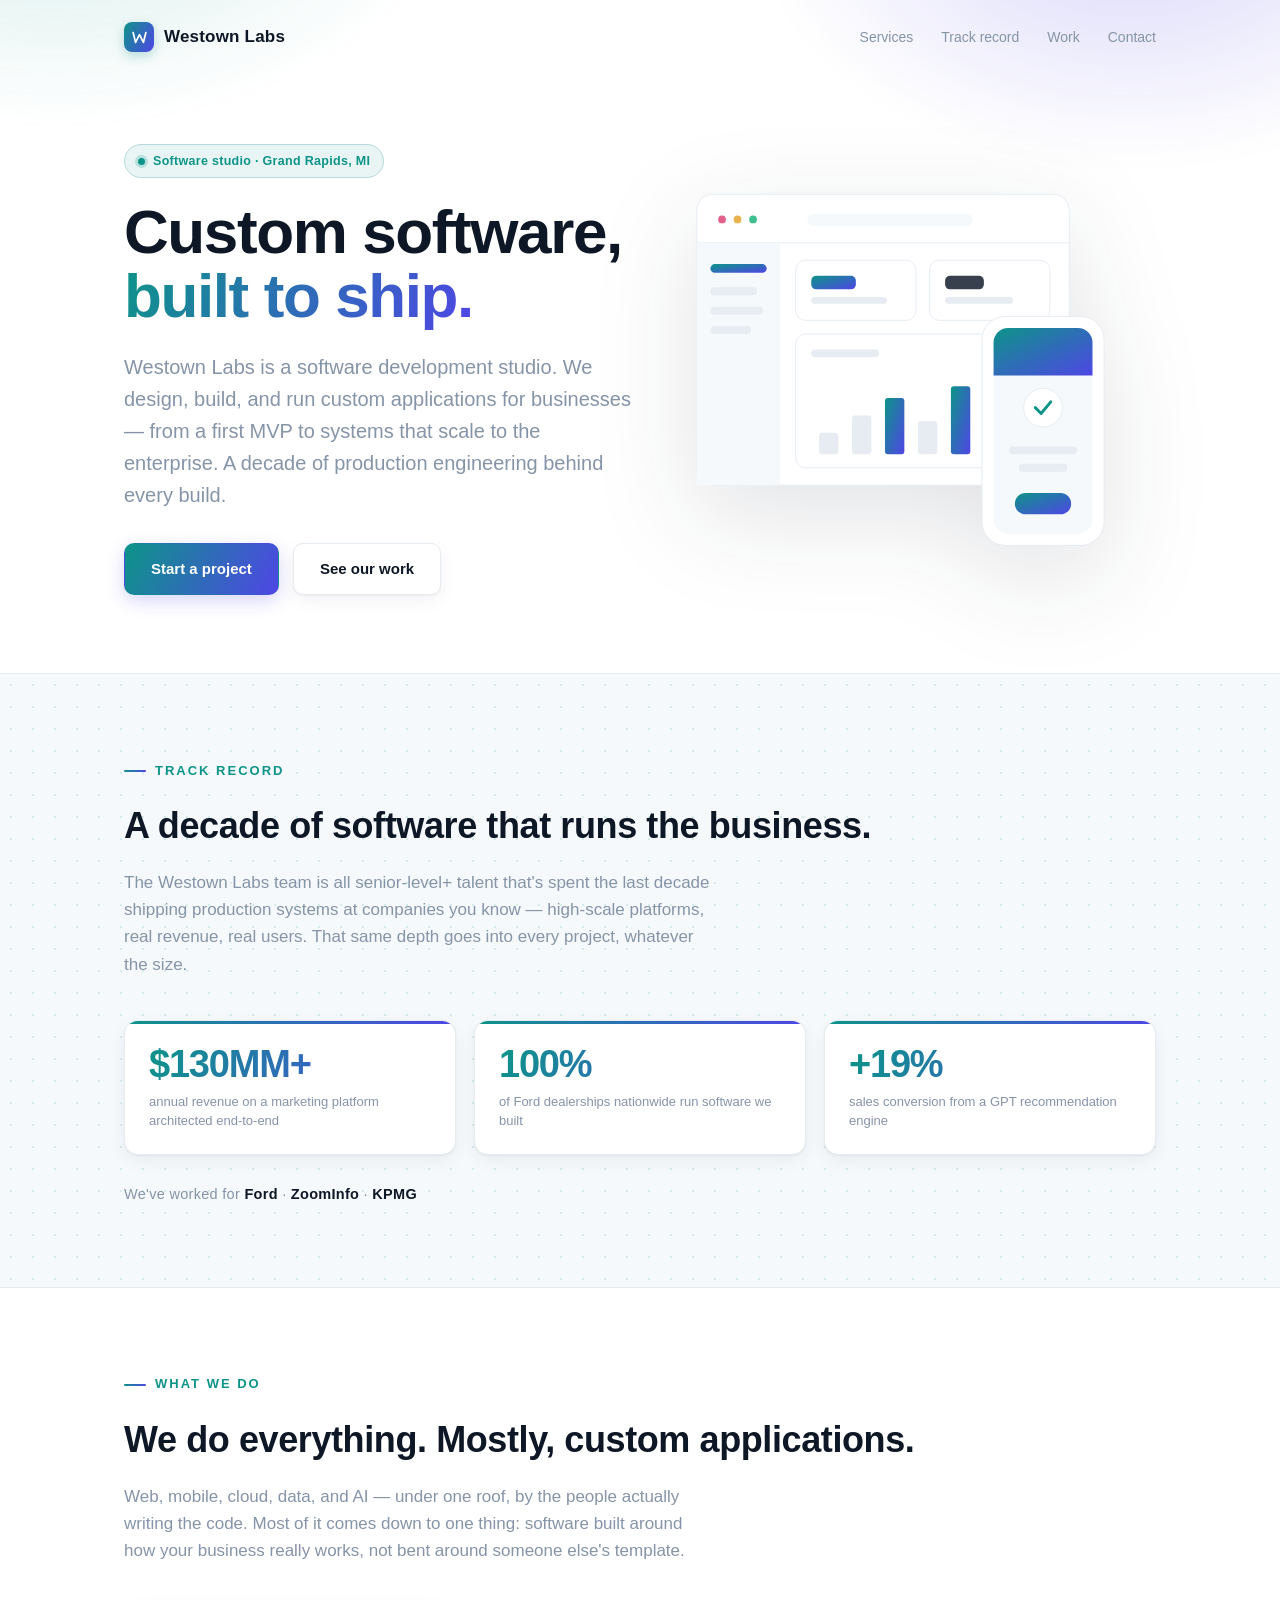
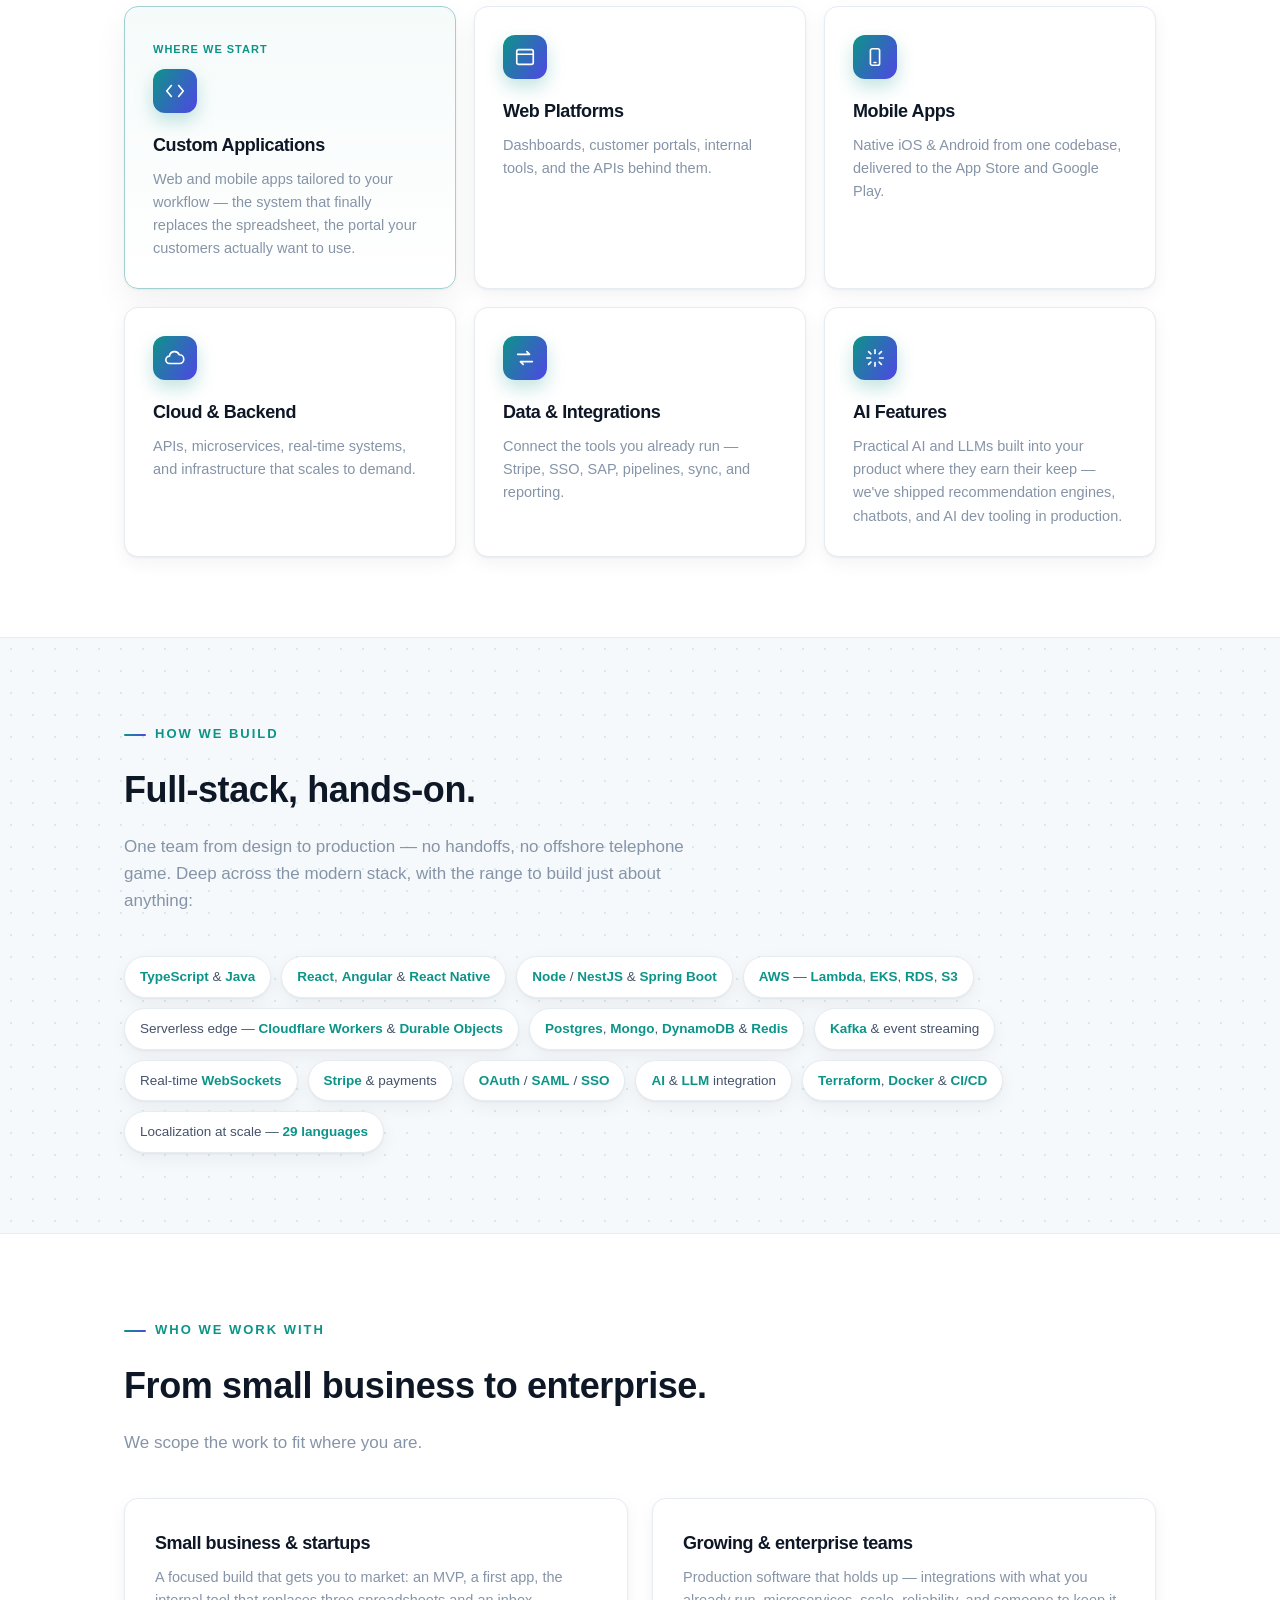
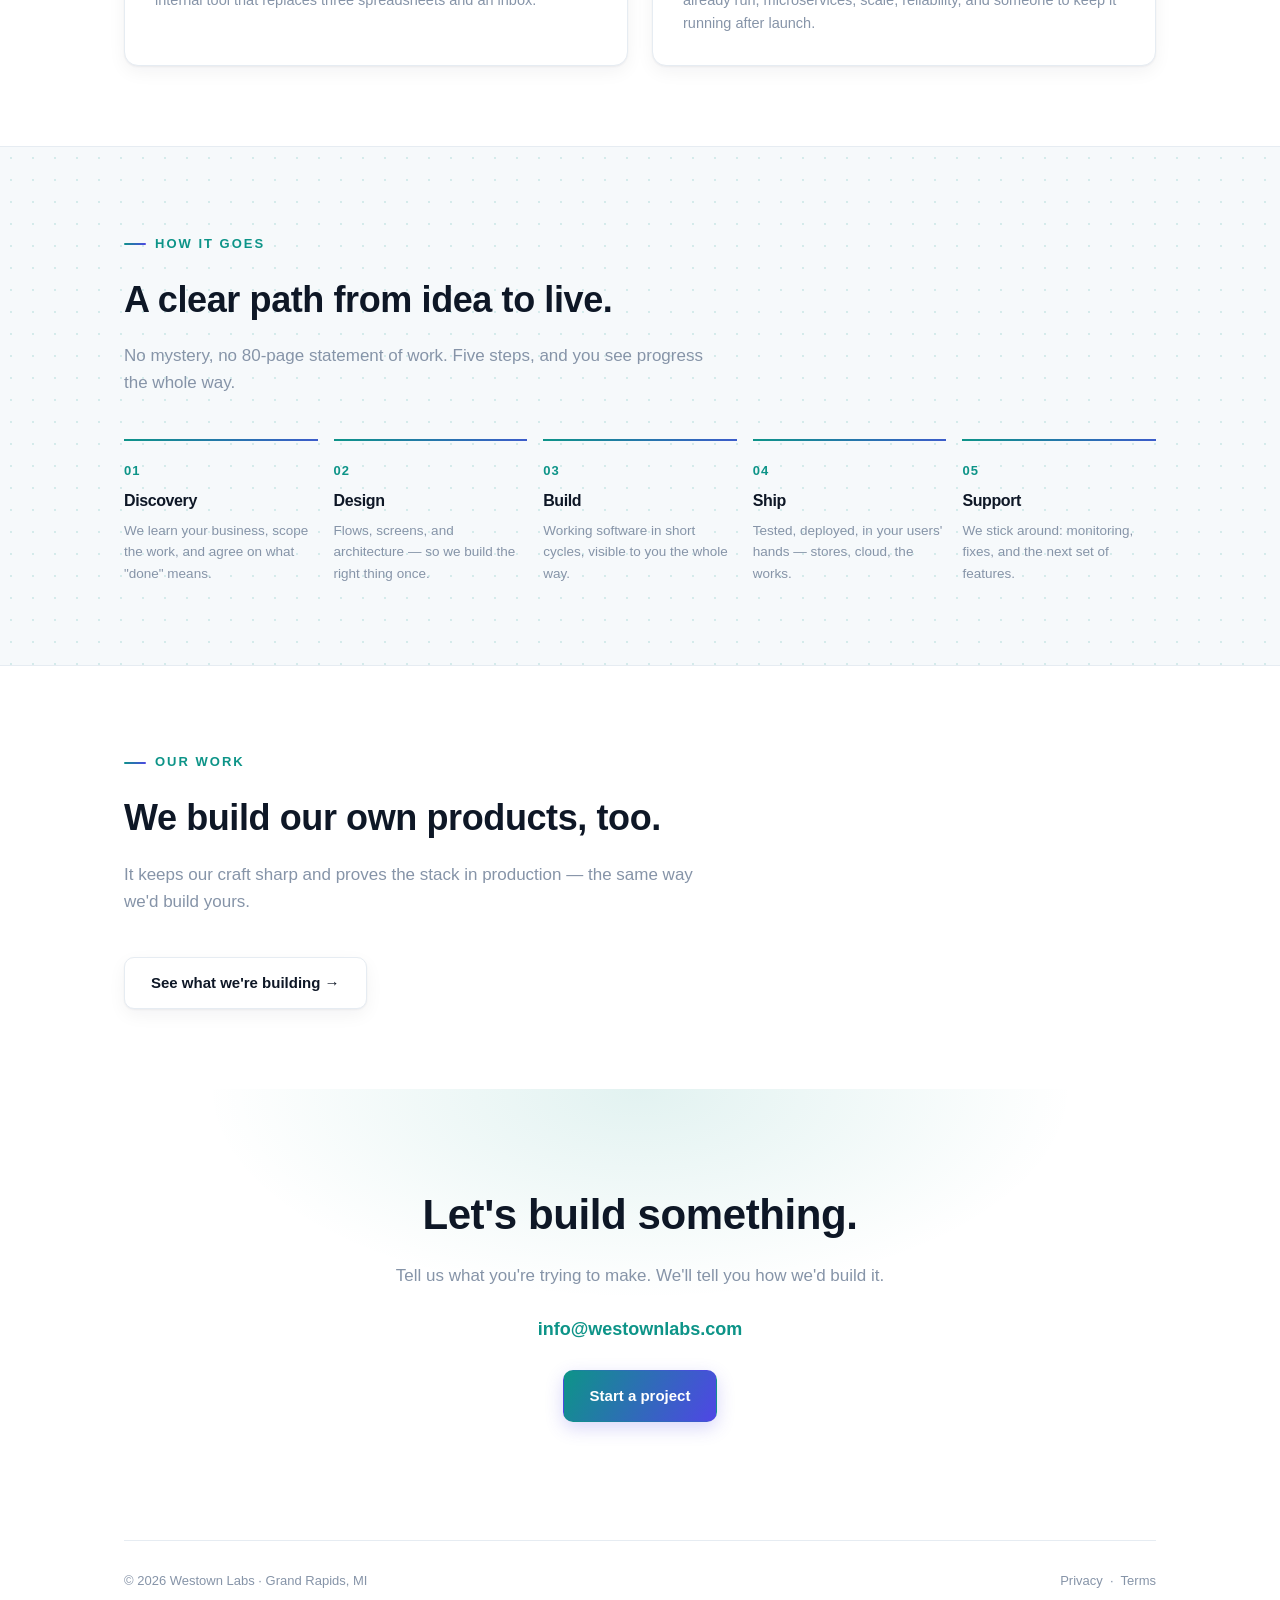
<file: index.html>
<!DOCTYPE html>
<html lang="en">
<head>
  <meta charset="UTF-8">
  <meta name="viewport" content="width=device-width, initial-scale=1.0">
  <title>Westown Labs — Custom Software Studio</title>
  <meta name="description" content="Westown Labs is a software development studio. We design, build, and run custom web and mobile applications for businesses — from small business to enterprise. A decade of production engineering behind every build.">
  <link rel="canonical" href="https://westownlabs.com">
  <link rel="stylesheet" href="styles.css">
</head>
<body>

<header class="hero">
  <div class="aurora" aria-hidden="true"></div>
  <div class="wrap">
    <nav class="site">
      <span class="logo">
        <span class="mark" aria-hidden="true">
          <svg viewBox="0 0 24 24" fill="none" stroke="#fff" stroke-width="2.4" stroke-linecap="round" stroke-linejoin="round"><path d="M3 5l3.5 14L12 8l5.5 11L21 5"/></svg>
        </span>
        Westown Labs
      </span>
      <div class="links">
        <a href="#services">Services</a>
        <a href="#track-record">Track record</a>
        <a href="work.html">Work</a>
        <a href="#contact">Contact</a>
      </div>
    </nav>

    <div class="hero-inner">
      <div class="hero-copy">
        <span class="badge">Software studio · Grand Rapids, MI</span>
        <h1>Custom software, <span class="grad">built to ship.</span></h1>
        <p>Westown Labs is a software development studio. We design, build, and run custom
           applications for businesses — from a first MVP to systems that scale to the enterprise.
           A decade of production engineering behind every build.</p>
        <div class="cta-row">
          <a class="btn" href="mailto:info@westownlabs.com">Start a project</a>
          <a class="btn ghost" href="work.html">See our work</a>
        </div>
      </div>

      <div class="hero-visual" aria-hidden="true">
        <svg viewBox="0 0 480 410" xmlns="http://www.w3.org/2000/svg" role="img" aria-label="Abstract dashboard and mobile app">
          <defs>
            <linearGradient id="g" x1="0" y1="0" x2="1" y2="1">
              <stop offset="0" stop-color="var(--accent)"/>
              <stop offset="1" stop-color="var(--accent-2)"/>
            </linearGradient>
          </defs>
          <!-- web app window -->
          <rect x="6" y="24" width="384" height="300" rx="16" fill="#fff" stroke="var(--border)"/>
          <circle cx="32" cy="50" r="4" fill="#e2618a"/><circle cx="48" cy="50" r="4" fill="#e6b34d"/><circle cx="64" cy="50" r="4" fill="#3fbf8f"/>
          <rect x="120" y="44" width="170" height="13" rx="6.5" fill="var(--bg-3)"/>
          <line x1="6" y1="74" x2="390" y2="74" stroke="var(--border)"/>
          <!-- sidebar -->
          <rect x="6" y="74" width="86" height="250" fill="var(--bg-3)"/>
          <rect x="20" y="96" width="58" height="9" rx="4.5" fill="url(#g)"/>
          <rect x="20" y="120" width="48" height="8" rx="4" fill="var(--border)"/>
          <rect x="20" y="140" width="54" height="8" rx="4" fill="var(--border)"/>
          <rect x="20" y="160" width="42" height="8" rx="4" fill="var(--border)"/>
          <!-- stat tiles -->
          <rect x="108" y="92" width="124" height="62" rx="10" fill="#fff" stroke="var(--border)"/>
          <rect x="124" y="108" width="46" height="14" rx="5" fill="url(#g)"/>
          <rect x="124" y="130" width="78" height="7" rx="3.5" fill="var(--border)"/>
          <rect x="246" y="92" width="124" height="62" rx="10" fill="#fff" stroke="var(--border)"/>
          <rect x="262" y="108" width="40" height="14" rx="5" fill="var(--heading)" opacity=".82"/>
          <rect x="262" y="130" width="70" height="7" rx="3.5" fill="var(--border)"/>
          <!-- chart card -->
          <rect x="108" y="168" width="262" height="138" rx="10" fill="#fff" stroke="var(--border)"/>
          <rect x="124" y="184" width="70" height="8" rx="4" fill="var(--border)"/>
          <rect x="132" y="270" width="20" height="22" rx="3" fill="var(--border)"/>
          <rect x="166" y="252" width="20" height="40" rx="3" fill="var(--border)"/>
          <rect x="200" y="234" width="20" height="58" rx="3" fill="url(#g)"/>
          <rect x="234" y="258" width="20" height="34" rx="3" fill="var(--border)"/>
          <rect x="268" y="222" width="20" height="70" rx="3" fill="url(#g)"/>
          <rect x="302" y="246" width="20" height="46" rx="3" fill="var(--border)"/>
          <rect x="336" y="232" width="20" height="60" rx="3" fill="url(#g)"/>
          <!-- floating mobile -->
          <g>
            <rect x="300" y="150" width="126" height="236" rx="24" fill="#fff" stroke="var(--border)"/>
            <rect x="312" y="162" width="102" height="212" rx="15" fill="var(--bg-3)"/>
            <path d="M312 177a15 15 0 0 1 15-15h72a15 15 0 0 1 15 15v34H312z" fill="url(#g)"/>
            <circle cx="363" cy="244" r="20" fill="#fff" stroke="var(--border)"/>
            <path d="M355 244l6 6 10-12" stroke="var(--accent)" stroke-width="3" fill="none" stroke-linecap="round" stroke-linejoin="round"/>
            <rect x="328" y="284" width="70" height="8" rx="4" fill="var(--border)"/>
            <rect x="338" y="302" width="50" height="8" rx="4" fill="var(--border)"/>
            <rect x="334" y="332" width="58" height="22" rx="11" fill="url(#g)"/>
          </g>
        </svg>
      </div>
    </div>
  </div>
</header>

<section class="band alt" id="track-record">
  <div class="wrap">
    <div class="eyebrow">Track record</div>
    <h2>A decade of software that runs the business.</h2>
    <p class="lead">The Westown Labs team is all senior-level+ talent that's spent the last decade
      shipping production systems at companies you know — high-scale platforms, real revenue, real
      users. That same depth goes into every project, whatever the size.</p>
    <div class="stats">
      <div class="stat"><div class="num">$130MM+</div><div class="lbl">annual revenue on a marketing platform architected end-to-end</div></div>
      <div class="stat"><div class="num">100%</div><div class="lbl">of Ford dealerships nationwide run software we built</div></div>
      <div class="stat"><div class="num">+19%</div><div class="lbl">sales conversion from a GPT recommendation engine</div></div>
    </div>
    <div class="prev">We've worked for <b>Ford</b> &middot; <b>ZoomInfo</b> &middot; <b>KPMG</b></div>
  </div>
</section>

<section class="band" id="services">
  <div class="wrap">
    <div class="eyebrow">What we do</div>
    <h2>We do everything. Mostly, custom applications.</h2>
    <p class="lead">Web, mobile, cloud, data, and AI — under one roof, by the people actually
      writing the code. Most of it comes down to one thing: software built around how your
      business really works, not bent around someone else's template.</p>

    <div class="grid">
      <div class="card feature">
        <div class="tag">Where we start</div>
        <div class="ico"><svg viewBox="0 0 24 24" width="22" height="22" fill="none" stroke="currentColor" stroke-width="1.8" stroke-linecap="round" stroke-linejoin="round"><path d="M8 6 3 12l5 6M16 6l5 6-5 6"/></svg></div>
        <h3>Custom Applications</h3>
        <p>Web and mobile apps tailored to your workflow — the system that finally replaces the
          spreadsheet, the portal your customers actually want to use.</p>
      </div>
      <div class="card">
        <div class="ico"><svg viewBox="0 0 24 24" width="22" height="22" fill="none" stroke="currentColor" stroke-width="1.8" stroke-linecap="round" stroke-linejoin="round"><rect x="3" y="4" width="18" height="16" rx="2"/><path d="M3 9h18"/></svg></div>
        <h3>Web Platforms</h3>
        <p>Dashboards, customer portals, internal tools, and the APIs behind them.</p>
      </div>
      <div class="card">
        <div class="ico"><svg viewBox="0 0 24 24" width="22" height="22" fill="none" stroke="currentColor" stroke-width="1.8" stroke-linecap="round" stroke-linejoin="round"><rect x="7" y="3" width="10" height="18" rx="2"/><path d="M11 18h2"/></svg></div>
        <h3>Mobile Apps</h3>
        <p>Native iOS &amp; Android from one codebase, delivered to the App Store and Google Play.</p>
      </div>
      <div class="card">
        <div class="ico"><svg viewBox="0 0 24 24" width="22" height="22" fill="none" stroke="currentColor" stroke-width="1.8" stroke-linecap="round" stroke-linejoin="round"><path d="M6 18a4 4 0 0 1 0-8 5.5 5.5 0 0 1 10.6-1.5A4 4 0 0 1 17 18Z"/></svg></div>
        <h3>Cloud &amp; Backend</h3>
        <p>APIs, microservices, real-time systems, and infrastructure that scales to demand.</p>
      </div>
      <div class="card">
        <div class="ico"><svg viewBox="0 0 24 24" width="22" height="22" fill="none" stroke="currentColor" stroke-width="1.8" stroke-linecap="round" stroke-linejoin="round"><path d="M4 8h13l-3-3m6 11H7l3 3"/></svg></div>
        <h3>Data &amp; Integrations</h3>
        <p>Connect the tools you already run — Stripe, SSO, SAP, pipelines, sync, and reporting.</p>
      </div>
      <div class="card">
        <div class="ico"><svg viewBox="0 0 24 24" width="22" height="22" fill="none" stroke="currentColor" stroke-width="1.8" stroke-linecap="round" stroke-linejoin="round"><path d="M12 3v4M12 17v4M3 12h4M17 12h4M7.5 7.5 5 5M19 19l-2.5-2.5M16.5 7.5 19 5M5 19l2.5-2.5"/></svg></div>
        <h3>AI Features</h3>
        <p>Practical AI and LLMs built into your product where they earn their keep — we've shipped
          recommendation engines, chatbots, and AI dev tooling in production.</p>
      </div>
    </div>
  </div>
</section>

<section class="band alt">
  <div class="wrap">
    <div class="eyebrow">How we build</div>
    <h2>Full-stack, hands-on.</h2>
    <p class="lead">One team from design to production — no handoffs, no offshore telephone game.
      Deep across the modern stack, with the range to build just about anything:</p>
    <div class="chips">
      <span class="chip"><b>TypeScript</b> &amp; <b>Java</b></span>
      <span class="chip"><b>React</b>, <b>Angular</b> &amp; <b>React Native</b></span>
      <span class="chip"><b>Node</b> / <b>NestJS</b> &amp; <b>Spring Boot</b></span>
      <span class="chip"><b>AWS</b> — <b>Lambda</b>, <b>EKS</b>, <b>RDS</b>, <b>S3</b></span>
      <span class="chip">Serverless edge — <b>Cloudflare Workers</b> &amp; <b>Durable Objects</b></span>
      <span class="chip"><b>Postgres</b>, <b>Mongo</b>, <b>DynamoDB</b> &amp; <b>Redis</b></span>
      <span class="chip"><b>Kafka</b> &amp; event streaming</span>
      <span class="chip">Real-time <b>WebSockets</b></span>
      <span class="chip"><b>Stripe</b> &amp; payments</span>
      <span class="chip"><b>OAuth</b> / <b>SAML</b> / <b>SSO</b></span>
      <span class="chip"><b>AI</b> &amp; <b>LLM</b> integration</span>
      <span class="chip"><b>Terraform</b>, <b>Docker</b> &amp; <b>CI/CD</b></span>
      <span class="chip">Localization at scale — <b>29 languages</b></span>
    </div>
  </div>
</section>

<section class="band">
  <div class="wrap">
    <div class="eyebrow">Who we work with</div>
    <h2>From small business to enterprise.</h2>
    <p class="lead">We scope the work to fit where you are.</p>
    <div class="split">
      <div class="card">
        <h3>Small business &amp; startups</h3>
        <p>A focused build that gets you to market: an MVP, a first app, the internal tool that
          replaces three spreadsheets and an inbox.</p>
      </div>
      <div class="card">
        <h3>Growing &amp; enterprise teams</h3>
        <p>Production software that holds up — integrations with what you already run, microservices,
          scale, reliability, and someone to keep it running after launch.</p>
      </div>
    </div>
  </div>
</section>

<section class="band alt">
  <div class="wrap">
    <div class="eyebrow">How it goes</div>
    <h2>A clear path from idea to live.</h2>
    <p class="lead">No mystery, no 80-page statement of work. Five steps, and you see progress the whole way.</p>
    <div class="steps">
      <div class="step"><h3>Discovery</h3><p>We learn your business, scope the work, and agree on what "done" means.</p></div>
      <div class="step"><h3>Design</h3><p>Flows, screens, and architecture — so we build the right thing once.</p></div>
      <div class="step"><h3>Build</h3><p>Working software in short cycles, visible to you the whole way.</p></div>
      <div class="step"><h3>Ship</h3><p>Tested, deployed, in your users' hands — stores, cloud, the works.</p></div>
      <div class="step"><h3>Support</h3><p>We stick around: monitoring, fixes, and the next set of features.</p></div>
    </div>
  </div>
</section>

<section class="band">
  <div class="wrap">
    <div class="eyebrow">Our work</div>
    <h2>We build our own products, too.</h2>
    <p class="lead">It keeps our craft sharp and proves the stack in production — the same way
      we'd build yours.</p>
    <a class="btn ghost" href="work.html">See what we're building →</a>
  </div>
</section>

<section class="contact" id="contact">
  <div class="wrap">
    <h2>Let's build something.</h2>
    <p>Tell us what you're trying to make. We'll tell you how we'd build it.</p>
    <p class="mail"><a href="mailto:info@westownlabs.com">info@westownlabs.com</a></p>
    <p style="margin-top:22px"><a class="btn" href="mailto:info@westownlabs.com">Start a project</a></p>
  </div>
</section>

<div class="wrap">
  <footer class="site">
    <span>&copy; 2026 Westown Labs · Grand Rapids, MI</span>
    <span><a href="/privacy">Privacy</a> &nbsp;·&nbsp; <a href="/terms">Terms</a></span>
  </footer>
</div>

</body>
</html>
</file>
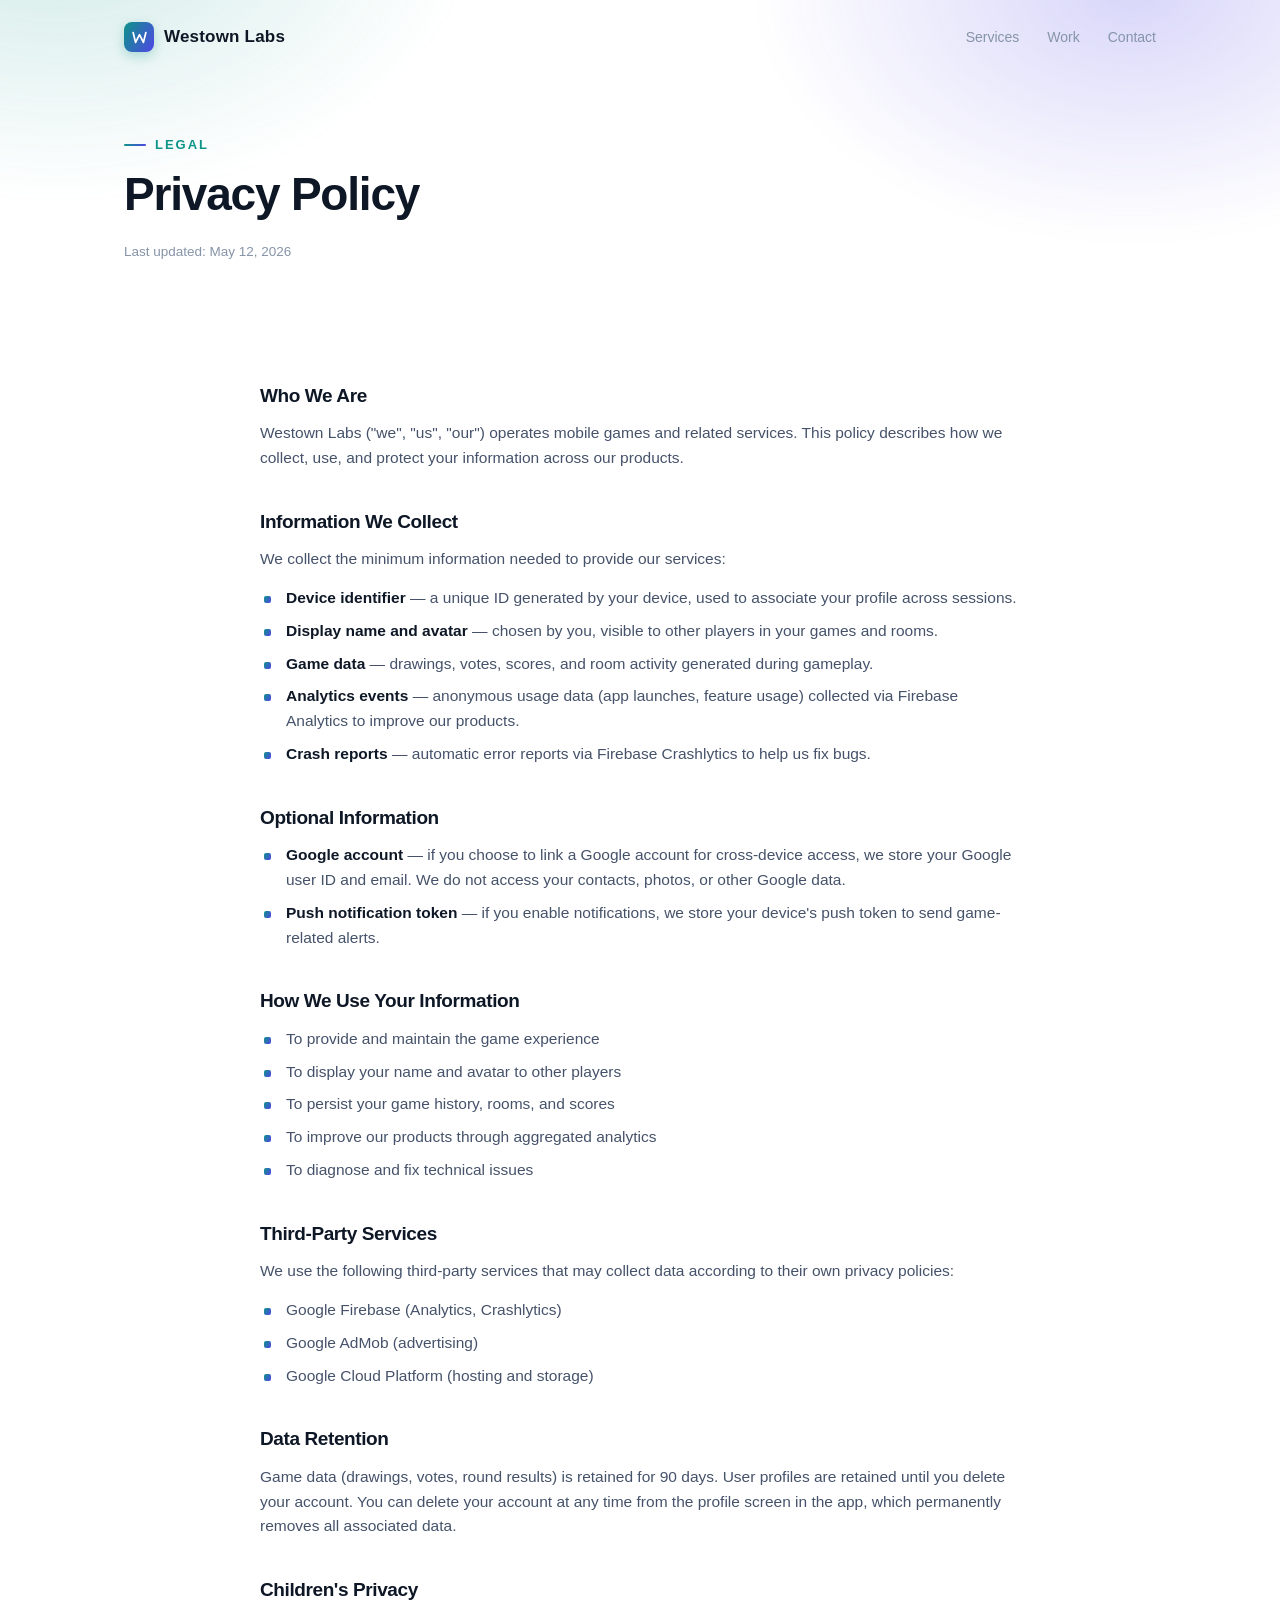
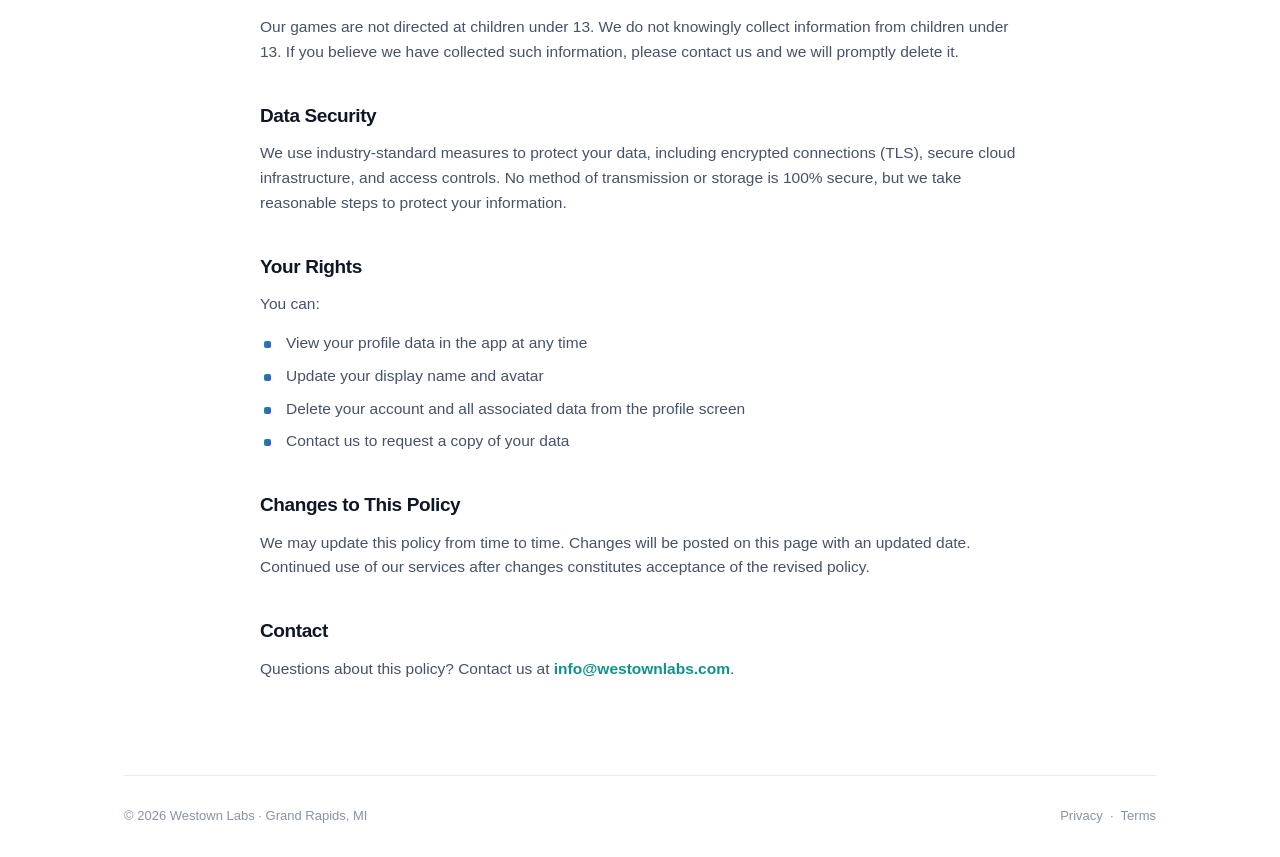
<file: privacy.html>
<!DOCTYPE html>
<html lang="en">
<head>
  <meta charset="UTF-8">
  <meta name="viewport" content="width=device-width, initial-scale=1.0">
  <title>Privacy Policy — Westown Labs</title>
  <meta name="description" content="Westown Labs privacy policy — how we collect, use, and protect your information across our products.">
  <link rel="canonical" href="https://westownlabs.com/privacy">
  <link rel="stylesheet" href="styles.css">
</head>
<body>

<header class="hero">
  <div class="aurora" aria-hidden="true"></div>
  <div class="wrap">
    <nav class="site">
      <a class="logo" href="index.html">
        <span class="mark" aria-hidden="true">
          <svg viewBox="0 0 24 24" fill="none" stroke="#fff" stroke-width="2.4" stroke-linecap="round" stroke-linejoin="round"><path d="M3 5l3.5 14L12 8l5.5 11L21 5"/></svg>
        </span>
        Westown Labs
      </a>
      <div class="links">
        <a href="index.html#services">Services</a>
        <a href="work.html">Work</a>
        <a href="index.html#contact">Contact</a>
      </div>
    </nav>
    <div class="legal-head">
      <div class="eyebrow">Legal</div>
      <h1>Privacy Policy</h1>
      <p class="updated">Last updated: May 12, 2026</p>
    </div>
  </div>
</header>

<section class="band">
  <div class="wrap">
    <article class="legal">
      <h2>Who We Are</h2>
      <p>Westown Labs ("we", "us", "our") operates mobile games and related services. This policy describes how we collect, use, and protect your information across our products.</p>

      <h2>Information We Collect</h2>
      <p>We collect the minimum information needed to provide our services:</p>
      <ul>
        <li><strong>Device identifier</strong> — a unique ID generated by your device, used to associate your profile across sessions.</li>
        <li><strong>Display name and avatar</strong> — chosen by you, visible to other players in your games and rooms.</li>
        <li><strong>Game data</strong> — drawings, votes, scores, and room activity generated during gameplay.</li>
        <li><strong>Analytics events</strong> — anonymous usage data (app launches, feature usage) collected via Firebase Analytics to improve our products.</li>
        <li><strong>Crash reports</strong> — automatic error reports via Firebase Crashlytics to help us fix bugs.</li>
      </ul>

      <h2>Optional Information</h2>
      <ul>
        <li><strong>Google account</strong> — if you choose to link a Google account for cross-device access, we store your Google user ID and email. We do not access your contacts, photos, or other Google data.</li>
        <li><strong>Push notification token</strong> — if you enable notifications, we store your device's push token to send game-related alerts.</li>
      </ul>

      <h2>How We Use Your Information</h2>
      <ul>
        <li>To provide and maintain the game experience</li>
        <li>To display your name and avatar to other players</li>
        <li>To persist your game history, rooms, and scores</li>
        <li>To improve our products through aggregated analytics</li>
        <li>To diagnose and fix technical issues</li>
      </ul>

      <h2>Third-Party Services</h2>
      <p>We use the following third-party services that may collect data according to their own privacy policies:</p>
      <ul>
        <li>Google Firebase (Analytics, Crashlytics)</li>
        <li>Google AdMob (advertising)</li>
        <li>Google Cloud Platform (hosting and storage)</li>
      </ul>

      <h2>Data Retention</h2>
      <p>Game data (drawings, votes, round results) is retained for 90 days. User profiles are retained until you delete your account. You can delete your account at any time from the profile screen in the app, which permanently removes all associated data.</p>

      <h2>Children's Privacy</h2>
      <p>Our games are not directed at children under 13. We do not knowingly collect information from children under 13. If you believe we have collected such information, please contact us and we will promptly delete it.</p>

      <h2>Data Security</h2>
      <p>We use industry-standard measures to protect your data, including encrypted connections (TLS), secure cloud infrastructure, and access controls. No method of transmission or storage is 100% secure, but we take reasonable steps to protect your information.</p>

      <h2>Your Rights</h2>
      <p>You can:</p>
      <ul>
        <li>View your profile data in the app at any time</li>
        <li>Update your display name and avatar</li>
        <li>Delete your account and all associated data from the profile screen</li>
        <li>Contact us to request a copy of your data</li>
      </ul>

      <h2>Changes to This Policy</h2>
      <p>We may update this policy from time to time. Changes will be posted on this page with an updated date. Continued use of our services after changes constitutes acceptance of the revised policy.</p>

      <h2>Contact</h2>
      <p>Questions about this policy? Contact us at <a href="mailto:info@westownlabs.com">info@westownlabs.com</a>.</p>
    </article>
  </div>
</section>

<div class="wrap">
  <footer class="site">
    <span>&copy; 2026 Westown Labs · Grand Rapids, MI</span>
    <span><a href="/privacy">Privacy</a> &nbsp;·&nbsp; <a href="/terms">Terms</a></span>
  </footer>
</div>

</body>
</html>
</file>
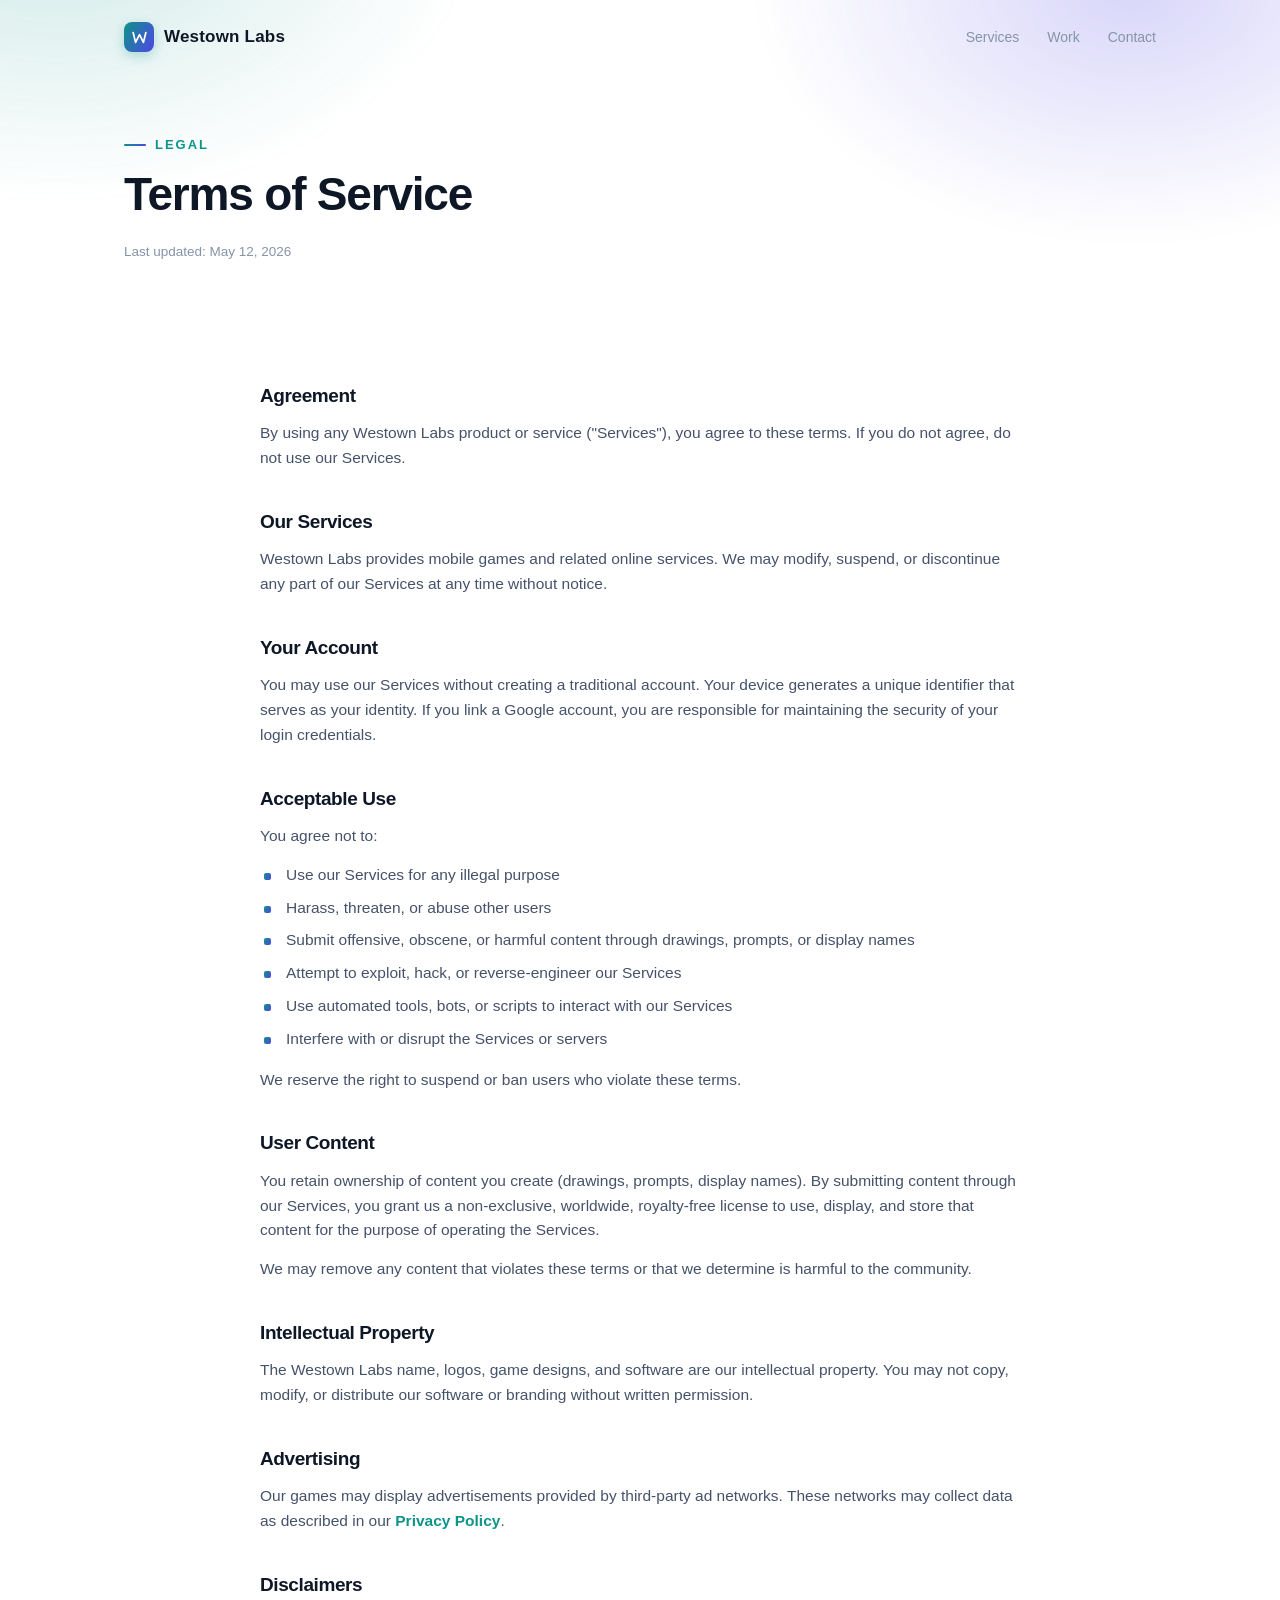
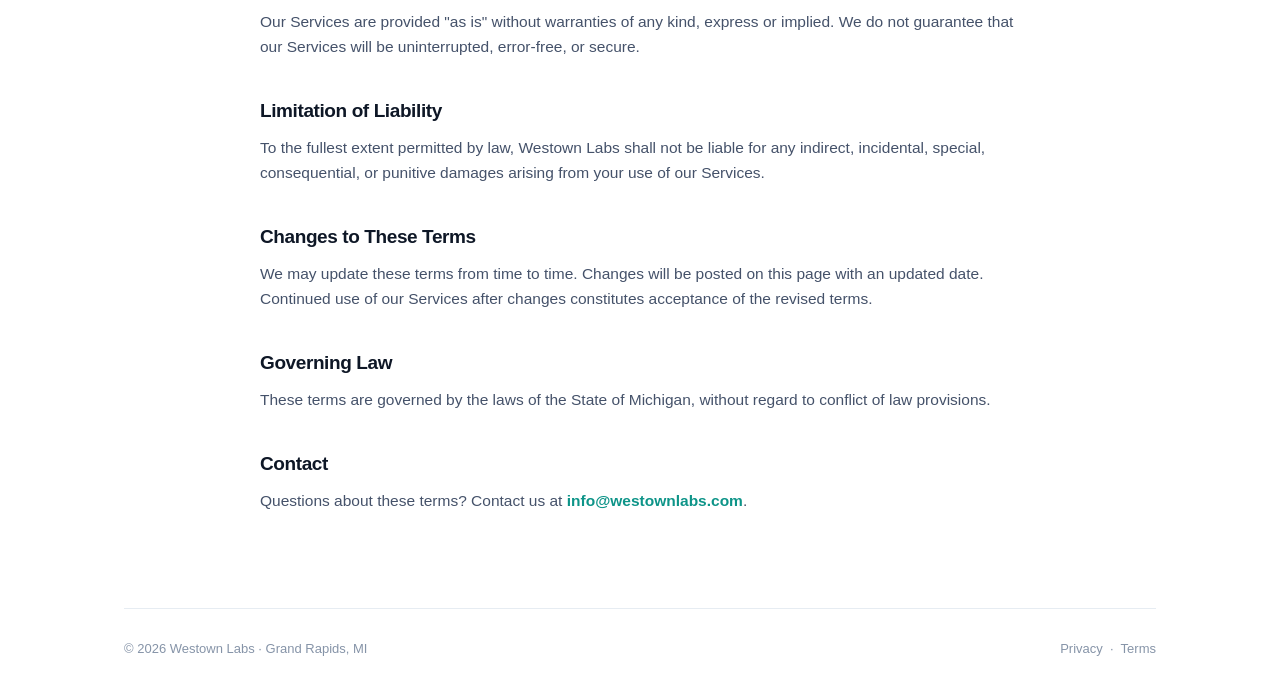
<file: terms.html>
<!DOCTYPE html>
<html lang="en">
<head>
  <meta charset="UTF-8">
  <meta name="viewport" content="width=device-width, initial-scale=1.0">
  <title>Terms of Service — Westown Labs</title>
  <meta name="description" content="Westown Labs terms of service — the agreement that governs use of our products and services.">
  <link rel="canonical" href="https://westownlabs.com/terms">
  <link rel="stylesheet" href="styles.css">
</head>
<body>

<header class="hero">
  <div class="aurora" aria-hidden="true"></div>
  <div class="wrap">
    <nav class="site">
      <a class="logo" href="index.html">
        <span class="mark" aria-hidden="true">
          <svg viewBox="0 0 24 24" fill="none" stroke="#fff" stroke-width="2.4" stroke-linecap="round" stroke-linejoin="round"><path d="M3 5l3.5 14L12 8l5.5 11L21 5"/></svg>
        </span>
        Westown Labs
      </a>
      <div class="links">
        <a href="index.html#services">Services</a>
        <a href="work.html">Work</a>
        <a href="index.html#contact">Contact</a>
      </div>
    </nav>
    <div class="legal-head">
      <div class="eyebrow">Legal</div>
      <h1>Terms of Service</h1>
      <p class="updated">Last updated: May 12, 2026</p>
    </div>
  </div>
</header>

<section class="band">
  <div class="wrap">
    <article class="legal">
      <h2>Agreement</h2>
      <p>By using any Westown Labs product or service ("Services"), you agree to these terms. If you do not agree, do not use our Services.</p>

      <h2>Our Services</h2>
      <p>Westown Labs provides mobile games and related online services. We may modify, suspend, or discontinue any part of our Services at any time without notice.</p>

      <h2>Your Account</h2>
      <p>You may use our Services without creating a traditional account. Your device generates a unique identifier that serves as your identity. If you link a Google account, you are responsible for maintaining the security of your login credentials.</p>

      <h2>Acceptable Use</h2>
      <p>You agree not to:</p>
      <ul>
        <li>Use our Services for any illegal purpose</li>
        <li>Harass, threaten, or abuse other users</li>
        <li>Submit offensive, obscene, or harmful content through drawings, prompts, or display names</li>
        <li>Attempt to exploit, hack, or reverse-engineer our Services</li>
        <li>Use automated tools, bots, or scripts to interact with our Services</li>
        <li>Interfere with or disrupt the Services or servers</li>
      </ul>
      <p>We reserve the right to suspend or ban users who violate these terms.</p>

      <h2>User Content</h2>
      <p>You retain ownership of content you create (drawings, prompts, display names). By submitting content through our Services, you grant us a non-exclusive, worldwide, royalty-free license to use, display, and store that content for the purpose of operating the Services.</p>
      <p>We may remove any content that violates these terms or that we determine is harmful to the community.</p>

      <h2>Intellectual Property</h2>
      <p>The Westown Labs name, logos, game designs, and software are our intellectual property. You may not copy, modify, or distribute our software or branding without written permission.</p>

      <h2>Advertising</h2>
      <p>Our games may display advertisements provided by third-party ad networks. These networks may collect data as described in our <a href="/privacy">Privacy Policy</a>.</p>

      <h2>Disclaimers</h2>
      <p>Our Services are provided "as is" without warranties of any kind, express or implied. We do not guarantee that our Services will be uninterrupted, error-free, or secure.</p>

      <h2>Limitation of Liability</h2>
      <p>To the fullest extent permitted by law, Westown Labs shall not be liable for any indirect, incidental, special, consequential, or punitive damages arising from your use of our Services.</p>

      <h2>Changes to These Terms</h2>
      <p>We may update these terms from time to time. Changes will be posted on this page with an updated date. Continued use of our Services after changes constitutes acceptance of the revised terms.</p>

      <h2>Governing Law</h2>
      <p>These terms are governed by the laws of the State of Michigan, without regard to conflict of law provisions.</p>

      <h2>Contact</h2>
      <p>Questions about these terms? Contact us at <a href="mailto:info@westownlabs.com">info@westownlabs.com</a>.</p>
    </article>
  </div>
</section>

<div class="wrap">
  <footer class="site">
    <span>&copy; 2026 Westown Labs · Grand Rapids, MI</span>
    <span><a href="/privacy">Privacy</a> &nbsp;·&nbsp; <a href="/terms">Terms</a></span>
  </footer>
</div>

</body>
</html>
</file>
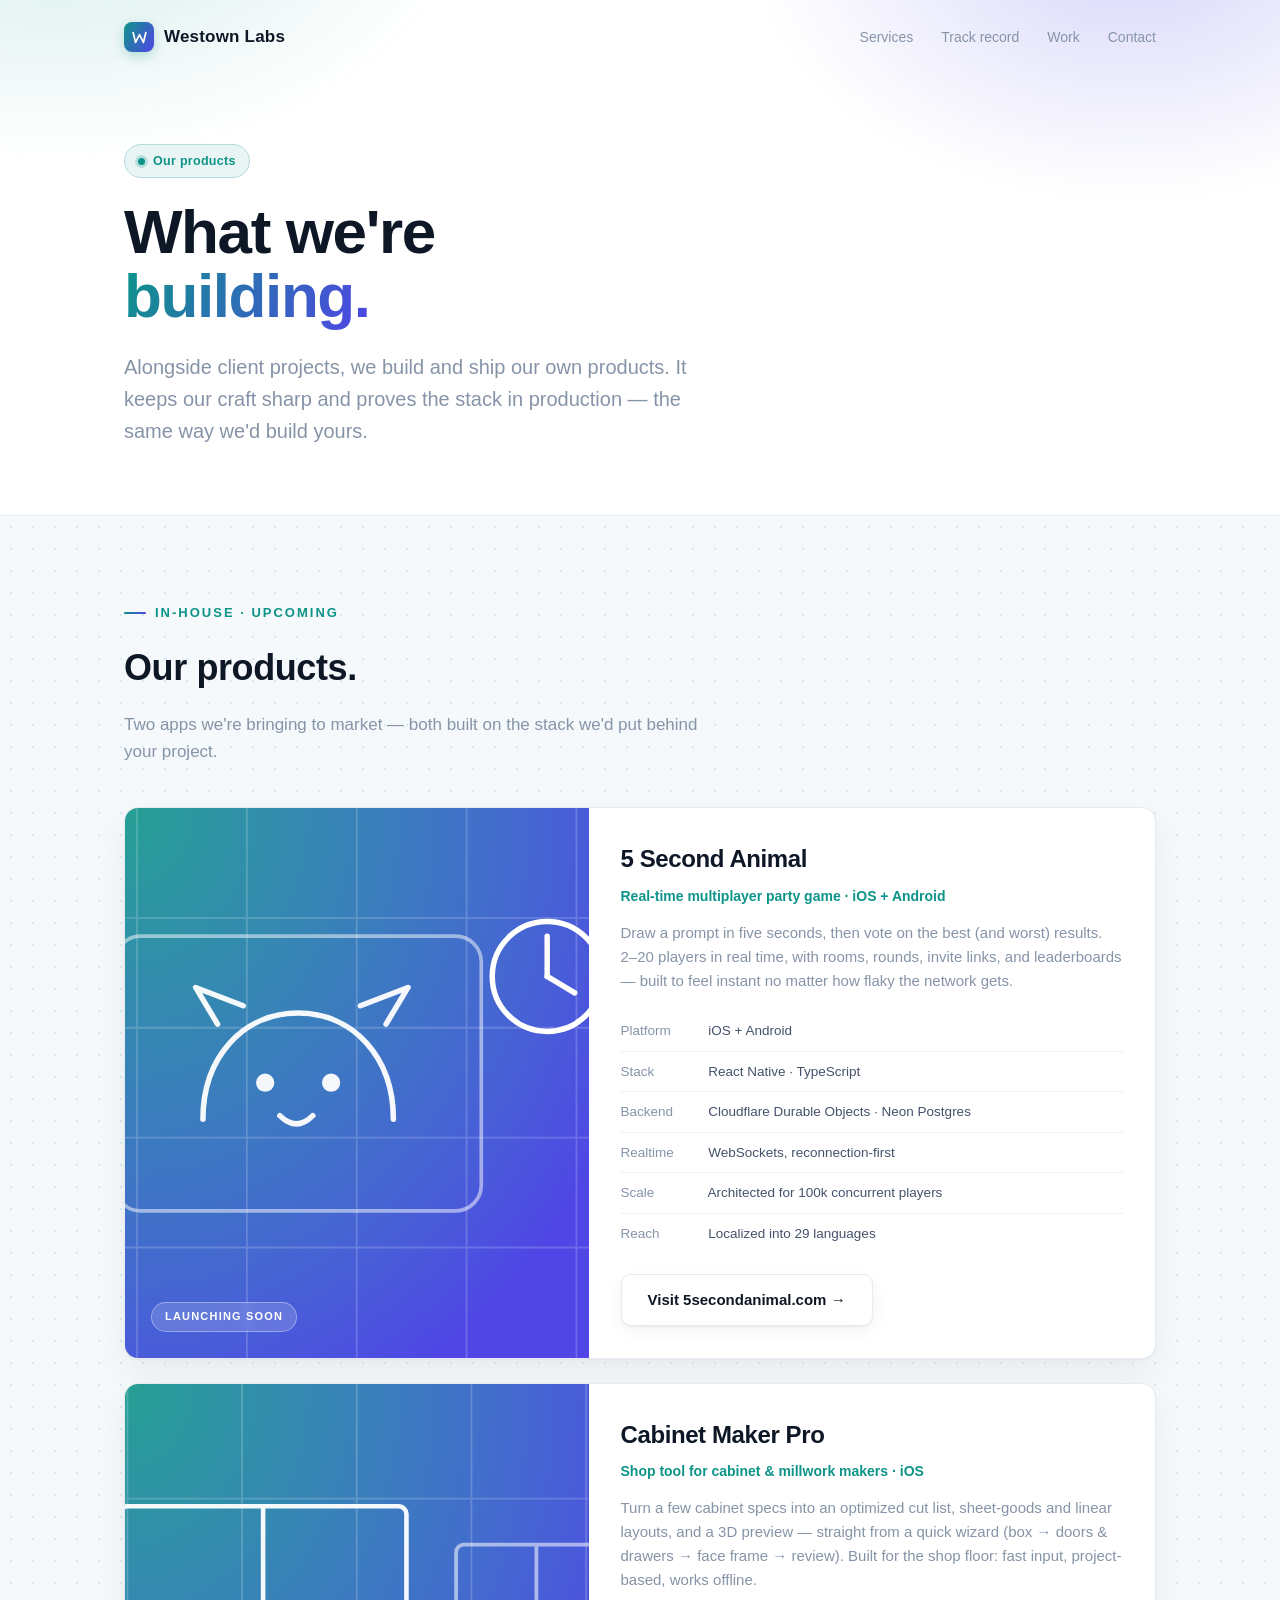
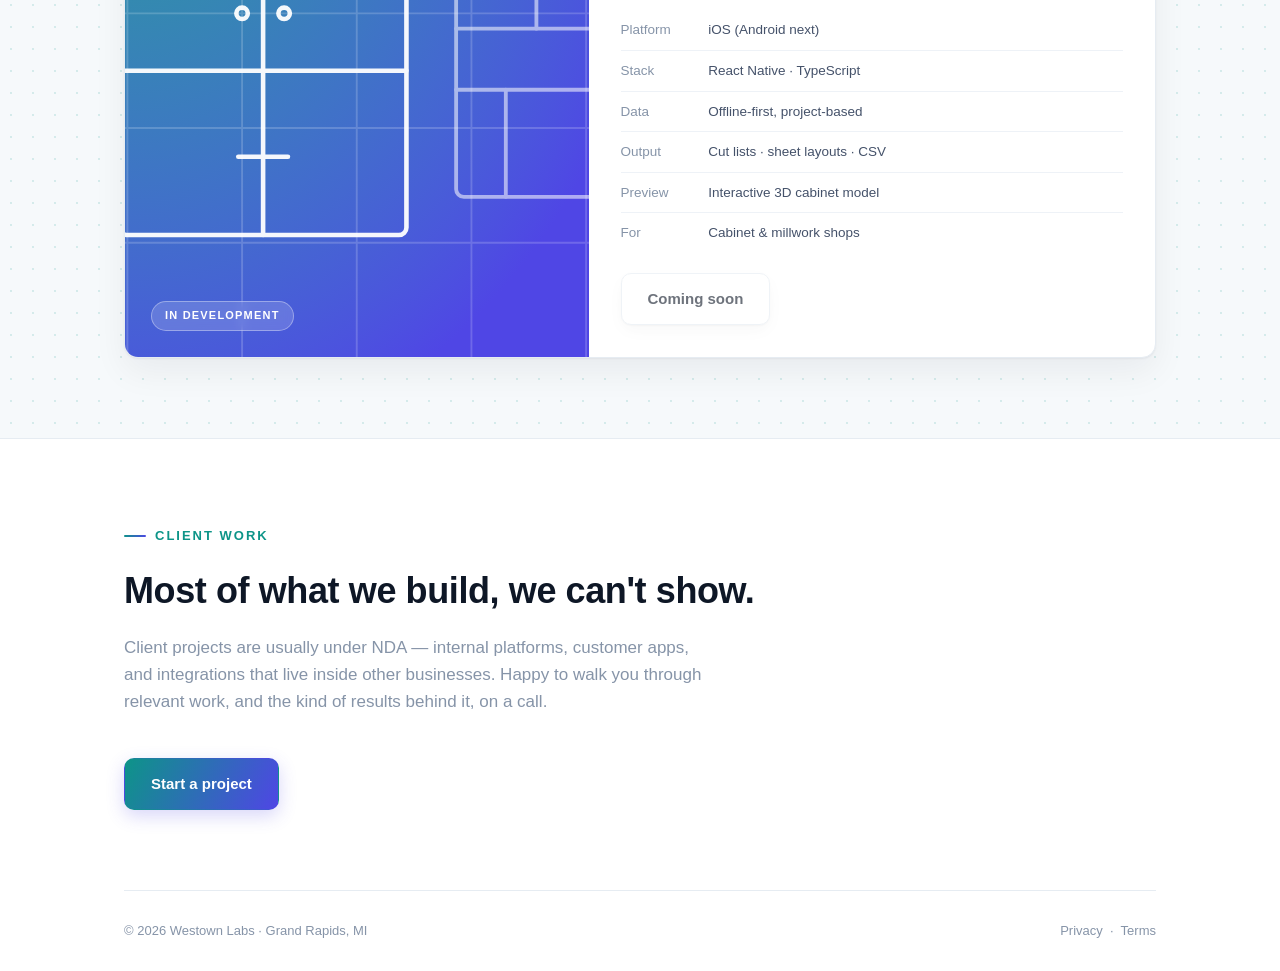
<file: work.html>
<!DOCTYPE html>
<html lang="en">
<head>
  <meta charset="UTF-8">
  <meta name="viewport" content="width=device-width, initial-scale=1.0">
  <title>Work — Westown Labs</title>
  <meta name="description" content="What Westown Labs is building. Our in-house products — 5 Second Animal and Cabinet Maker Pro — alongside custom client work.">
  <link rel="canonical" href="https://westownlabs.com/work.html">
  <link rel="stylesheet" href="styles.css">
</head>
<body>

<header class="hero">
  <div class="aurora" aria-hidden="true"></div>
  <div class="wrap">
    <nav class="site">
      <a class="logo" href="index.html">
        <span class="mark" aria-hidden="true">
          <svg viewBox="0 0 24 24" fill="none" stroke="#fff" stroke-width="2.4" stroke-linecap="round" stroke-linejoin="round"><path d="M3 5l3.5 14L12 8l5.5 11L21 5"/></svg>
        </span>
        Westown Labs
      </a>
      <div class="links">
        <a href="index.html#services">Services</a>
        <a href="index.html#track-record">Track record</a>
        <a href="work.html">Work</a>
        <a href="index.html#contact">Contact</a>
      </div>
    </nav>

    <div class="hero-inner" style="grid-template-columns:1fr; padding-bottom:36px">
      <div class="hero-copy">
        <span class="badge">Our products</span>
        <h1>What we're <span class="grad">building.</span></h1>
        <p>Alongside client projects, we build and ship our own products. It keeps our craft sharp
           and proves the stack in production — the same way we'd build yours.</p>
      </div>
    </div>
  </div>
</header>

<section class="band alt">
  <div class="wrap">
    <div class="eyebrow">In-house · Upcoming</div>
    <h2>Our products.</h2>
    <p class="lead">Two apps we're bringing to market — both built on the stack we'd put behind
      your project.</p>

    <div class="work">

      <article class="work-card">
        <div class="work-media">
          <svg viewBox="0 0 360 300" preserveAspectRatio="xMidYMid slice" xmlns="http://www.w3.org/2000/svg" aria-hidden="true">
            <g stroke="#fff" fill="none" stroke-linecap="round" stroke-linejoin="round">
              <g opacity=".18" stroke-width="1">
                <path d="M0 60h360M0 120h360M0 180h360M0 240h360M60 0v300M120 0v300M180 0v300M240 0v300M300 0v300"/>
              </g>
              <!-- doodle "animal" on a canvas -->
              <rect x="48" y="70" width="200" height="150" rx="14" opacity=".5" stroke-width="2"/>
              <g opacity=".95" stroke-width="3">
                <path d="M96 170c0-34 22-58 52-58s52 24 52 58"/>
                <path d="M104 118l-12-20 26 10M196 118l12-20-26 10"/>
                <circle cx="130" cy="150" r="3.5" fill="#fff"/>
                <circle cx="166" cy="150" r="3.5" fill="#fff"/>
                <path d="M138 168c6 6 12 6 18 0"/>
              </g>
              <!-- 5s timer badge -->
              <circle cx="284" cy="92" r="30" stroke-width="3"/>
              <path d="M284 92V70" stroke-width="3"/>
              <path d="M284 92l15 9" stroke-width="3"/>
            </g>
          </svg>
          <span class="status">Launching soon</span>
        </div>
        <div class="info">
          <h3>5 Second Animal</h3>
          <div class="kind">Real-time multiplayer party game · iOS + Android</div>
          <p>Draw a prompt in five seconds, then vote on the best (and worst) results. 2–20 players
            in real time, with rooms, rounds, invite links, and leaderboards — built to feel instant
            no matter how flaky the network gets.</p>
          <ul class="meta">
            <li><span>Platform</span> iOS + Android</li>
            <li><span>Stack</span> React Native · TypeScript</li>
            <li><span>Backend</span> Cloudflare Durable Objects · Neon Postgres</li>
            <li><span>Realtime</span> WebSockets, reconnection-first</li>
            <li><span>Scale</span> Architected for 100k concurrent players</li>
            <li><span>Reach</span> Localized into 29 languages</li>
          </ul>
          <a class="btn ghost" href="https://5secondanimal.com">Visit 5secondanimal.com →</a>
        </div>
      </article>

      <article class="work-card">
        <div class="work-media">
          <svg viewBox="0 0 360 300" preserveAspectRatio="xMidYMid slice" xmlns="http://www.w3.org/2000/svg" aria-hidden="true">
            <g stroke="#fff" fill="none" stroke-linecap="round" stroke-linejoin="round">
              <g opacity=".18" stroke-width="1">
                <path d="M0 60h360M0 120h360M0 180h360M0 240h360M60 0v300M120 0v300M180 0v300M240 0v300M300 0v300"/>
              </g>
              <!-- cabinet elevation -->
              <g opacity=".95" stroke-width="2.4">
                <rect x="56" y="64" width="150" height="172" rx="4"/>
                <line x1="131" y1="64" x2="131" y2="236"/>
                <line x1="56" y1="150" x2="206" y2="150"/>
                <circle cx="120" cy="120" r="3"/>
                <circle cx="142" cy="120" r="3"/>
                <line x1="118" y1="195" x2="144" y2="195"/>
              </g>
              <!-- cut-list / sheet layout -->
              <g opacity=".55" stroke-width="2">
                <rect x="232" y="84" width="84" height="132" rx="4"/>
                <line x1="232" y1="128" x2="316" y2="128"/>
                <line x1="232" y1="160" x2="316" y2="160"/>
                <line x1="274" y1="84" x2="274" y2="128"/>
                <line x1="258" y1="160" x2="258" y2="216"/>
              </g>
            </g>
          </svg>
          <span class="status">In development</span>
        </div>
        <div class="info">
          <h3>Cabinet Maker Pro</h3>
          <div class="kind">Shop tool for cabinet &amp; millwork makers · iOS</div>
          <p>Turn a few cabinet specs into an optimized cut list, sheet-goods and linear layouts,
            and a 3D preview — straight from a quick wizard (box → doors &amp; drawers → face frame →
            review). Built for the shop floor: fast input, project-based, works offline.</p>
          <ul class="meta">
            <li><span>Platform</span> iOS (Android next)</li>
            <li><span>Stack</span> React Native · TypeScript</li>
            <li><span>Data</span> Offline-first, project-based</li>
            <li><span>Output</span> Cut lists · sheet layouts · CSV</li>
            <li><span>Preview</span> Interactive 3D cabinet model</li>
            <li><span>For</span> Cabinet &amp; millwork shops</li>
          </ul>
          <span class="btn ghost" style="opacity:.6;cursor:default">Coming soon</span>
        </div>
      </article>

    </div>
  </div>
</section>

<section class="band">
  <div class="wrap">
    <div class="eyebrow">Client work</div>
    <h2>Most of what we build, we can't show.</h2>
    <p class="lead">Client projects are usually under NDA — internal platforms, customer apps, and
      integrations that live inside other businesses. Happy to walk you through relevant work, and
      the kind of results behind it, on a call.</p>
    <a class="btn" href="mailto:info@westownlabs.com">Start a project</a>
  </div>
</section>

<div class="wrap">
  <footer class="site">
    <span>&copy; 2026 Westown Labs · Grand Rapids, MI</span>
    <span><a href="/privacy">Privacy</a> &nbsp;·&nbsp; <a href="/terms">Terms</a></span>
  </footer>
</div>

</body>
</html>
</file>
<file: styles.css>
/* Westown Labs — studio site. Light theme, design tokens via CSS variables on :root.
   Inline SVG illustrations read these same vars, so the palette stays consistent everywhere. */

:root {
  --bg: #ffffff;
  --bg-2: #ffffff;        /* cards */
  --bg-3: #f6f9fb;        /* alt bands */
  --text: #45526a;
  --text-dim: #8694a8;
  --heading: #0e1726;
  --accent: #0d9488;      /* teal */
  --accent-2: #4f46e5;    /* indigo — the gradient partner */
  --on-accent: #ffffff;
  --border: #e6ecf2;
  --border-2: #eef2f7;
  --card-shadow: 0 1px 2px rgba(15, 23, 42, .05), 0 14px 34px rgba(15, 23, 42, .06);
  --card-shadow-sm: 0 1px 2px rgba(15, 23, 42, .05), 0 6px 18px rgba(15, 23, 42, .05);
  --grad: linear-gradient(118deg, var(--accent), var(--accent-2));
  --radius: 14px;
  --maxw: 1080px;
  --font: -apple-system, BlinkMacSystemFont, 'Segoe UI', Roboto, Helvetica, Arial, sans-serif;

  --hero-size: clamp(40px, 6vw, 62px);
  --hero-weight: 760;
  --hero-spacing: -1.4px;
  --hero-line: 1.04;
}

/* ---------- base ---------- */
* { margin: 0; padding: 0; box-sizing: border-box; }
html { scroll-behavior: smooth; }
body {
  background: var(--bg);
  color: var(--text);
  font-family: var(--font);
  line-height: 1.6;
  -webkit-font-smoothing: antialiased;
  text-rendering: optimizeLegibility;
}
a { color: var(--accent); text-decoration: none; }
a:hover { text-decoration: underline; }
.wrap { max-width: var(--maxw); margin: 0 auto; padding: 0 24px; }

h1, h2, h3 { color: var(--heading); letter-spacing: -.4px; }
.eyebrow {
  display: inline-flex; align-items: center; gap: 9px;
  font-size: 13px; font-weight: 700; letter-spacing: 2px; text-transform: uppercase;
  color: var(--accent); margin-bottom: 16px;
}
.eyebrow::before {
  content: ""; width: 22px; height: 2px; border-radius: 2px;
  background: var(--grad);
}
.accent { color: var(--accent); }
.grad {
  background: var(--grad);
  -webkit-background-clip: text; background-clip: text; color: transparent;
}

/* ---------- logo mark ---------- */
.logo { display: inline-flex; align-items: center; gap: 10px; }
.logo .mark {
  width: 30px; height: 30px; border-radius: 8px; flex: none;
  display: grid; place-items: center;
  background: var(--grad); box-shadow: 0 4px 12px rgba(13, 148, 136, .28);
}
.logo .mark svg { width: 17px; height: 17px; display: block; }

/* ---------- nav ---------- */
nav.site {
  display: flex; justify-content: space-between; align-items: center;
  padding: 22px 0;
}
nav.site .logo { font-size: 17px; font-weight: 800; color: var(--heading); letter-spacing: .2px; }
nav.site a.logo:hover { text-decoration: none; }
nav.site .links { display: flex; gap: 28px; font-size: 14px; }
nav.site .links a { color: var(--text-dim); font-weight: 500; }
nav.site .links a:hover { color: var(--heading); text-decoration: none; }

/* ---------- buttons ---------- */
.btn {
  display: inline-flex; align-items: center; gap: 8px;
  padding: 13px 26px; border-radius: 10px; font-size: 15px; font-weight: 600;
  background: var(--grad); color: var(--on-accent); border: 1px solid transparent;
  box-shadow: 0 6px 18px rgba(79, 70, 229, .22);
  transition: transform .15s ease, box-shadow .15s ease, filter .15s ease;
}
.btn:hover { text-decoration: none; transform: translateY(-2px); box-shadow: 0 10px 26px rgba(79, 70, 229, .3); filter: saturate(1.05); }
.btn.ghost {
  background: #fff; color: var(--heading); border-color: var(--border);
  box-shadow: var(--card-shadow-sm);
}
.btn.ghost:hover { border-color: color-mix(in srgb, var(--accent) 55%, var(--border)); color: var(--accent); }

/* ---------- hero ---------- */
.hero { position: relative; overflow: hidden; }
.hero .aurora {
  position: absolute; inset: -20% -10% auto -10%; height: 620px; z-index: 0; pointer-events: none;
  background:
    radial-gradient(540px 360px at 82% 8%, color-mix(in srgb, var(--accent-2) 22%, transparent), transparent 70%),
    radial-gradient(620px 420px at 12% -4%, color-mix(in srgb, var(--accent) 20%, transparent), transparent 68%);
  filter: blur(8px);
}
.hero .wrap { position: relative; z-index: 1; }
.hero-inner {
  display: grid; grid-template-columns: 1.05fr .95fr; gap: 52px; align-items: center;
  padding: 70px 0 78px;
}
.badge {
  display: inline-flex; align-items: center; gap: 8px;
  font-size: 12.5px; font-weight: 600; letter-spacing: .3px;
  color: var(--accent); background: color-mix(in srgb, var(--accent) 9%, #fff);
  border: 1px solid color-mix(in srgb, var(--accent) 22%, var(--border));
  padding: 6px 13px; border-radius: 999px; margin-bottom: 22px;
}
.badge::before { content: ""; width: 7px; height: 7px; border-radius: 999px; background: var(--accent); box-shadow: 0 0 0 3px color-mix(in srgb, var(--accent) 22%, transparent); }
.hero h1 {
  font-size: var(--hero-size); font-weight: var(--hero-weight);
  letter-spacing: var(--hero-spacing); line-height: var(--hero-line);
  max-width: 16ch; margin-bottom: 22px;
}
.hero p { font-size: clamp(17px, 2vw, 20px); color: var(--text-dim); max-width: 54ch; margin-bottom: 32px; }
.hero .cta-row { display: flex; gap: 14px; flex-wrap: wrap; }

/* hero illustration */
.hero-visual { position: relative; }
.hero-visual svg { width: 100%; height: auto; display: block; filter: drop-shadow(0 30px 50px rgba(15, 23, 42, .12)); }

/* ---------- generic section ---------- */
.band { padding: 80px 0; position: relative; }
.band.alt {
  background: var(--bg-3); border-top: 1px solid var(--border); border-bottom: 1px solid var(--border);
  background-image:
    radial-gradient(color-mix(in srgb, var(--accent) 14%, transparent) 1px, transparent 1px);
  background-size: 22px 22px;
}
.band.alt > .wrap { position: relative; }
.band h2 { font-size: clamp(27px, 3.3vw, 36px); font-weight: 760; margin-bottom: 14px; }
.band .lead { font-size: 17px; color: var(--text-dim); max-width: 62ch; margin-bottom: 42px; }

/* ---------- services grid ---------- */
.grid { display: grid; grid-template-columns: repeat(3, 1fr); gap: 18px; }
.card {
  background: var(--bg-2); border: 1px solid var(--border); border-radius: var(--radius);
  padding: 28px; box-shadow: var(--card-shadow-sm);
}
.card .ico {
  width: 44px; height: 44px; border-radius: 12px; margin-bottom: 18px;
  display: grid; place-items: center;
  background: var(--grad); color: #fff;
  box-shadow: 0 8px 18px rgba(13, 148, 136, .25);
}
.card .ico svg { width: 22px; height: 22px; }
.card h3 { font-size: 18px; font-weight: 700; margin-bottom: 8px; }
.card p { font-size: 14.5px; color: var(--text-dim); }
.card.feature {
  border-color: color-mix(in srgb, var(--accent) 32%, var(--border));
  box-shadow: var(--card-shadow);
  background:
    linear-gradient(180deg, color-mix(in srgb, var(--accent) 4%, #fff), #fff);
}
.card.feature .tag {
  display: inline-block; font-size: 11px; font-weight: 700; letter-spacing: 1px; text-transform: uppercase;
  color: var(--accent); margin-bottom: 10px;
}

/* ---------- stack / capabilities ---------- */
.chips { display: flex; flex-wrap: wrap; gap: 10px; margin-top: 8px; }
.chip {
  font-size: 13.5px; color: var(--text); padding: 9px 15px; border-radius: 999px;
  background: #fff; border: 1px solid var(--border); box-shadow: var(--card-shadow-sm);
}
.chip b { color: var(--accent); font-weight: 700; }

/* ---------- track record / stats ---------- */
.stats { display: grid; grid-template-columns: repeat(3, 1fr); gap: 18px; margin-bottom: 28px; }
.stat {
  background: var(--bg-2); border: 1px solid var(--border); border-radius: var(--radius);
  padding: 24px; box-shadow: var(--card-shadow-sm); position: relative; overflow: hidden;
}
.stat::before {
  content: ""; position: absolute; top: 0; left: 0; width: 100%; height: 3px; background: var(--grad);
}
.stat .num {
  font-size: clamp(28px, 3.4vw, 38px); font-weight: 800;
  background: var(--grad); -webkit-background-clip: text; background-clip: text; color: transparent;
  letter-spacing: -1.2px; line-height: 1; margin-bottom: 10px;
}
.stat .lbl { font-size: 13px; color: var(--text-dim); line-height: 1.45; }
.prev { font-size: 14.5px; color: var(--text-dim); letter-spacing: .3px; }
.prev b { color: var(--heading); font-weight: 700; }

/* ---------- process ---------- */
.steps { display: grid; grid-template-columns: repeat(5, 1fr); gap: 16px; counter-reset: step; }
.step { position: relative; padding-top: 16px; border-top: 2px solid transparent; border-image: var(--grad) 1; }
.step::before {
  counter-increment: step; content: "0" counter(step);
  font-size: 13px; font-weight: 800; color: var(--accent); letter-spacing: 1px;
}
.step h3 { font-size: 16px; font-weight: 700; margin: 6px 0 6px; }
.step p { font-size: 13.5px; color: var(--text-dim); }

/* ---------- two-up / who we work with ---------- */
.split { display: grid; grid-template-columns: 1fr 1fr; gap: 24px; }
.split .card { padding: 30px; }
.split .card p { margin-top: 8px; }

/* ---------- work / portfolio cards ---------- */
.work { display: grid; gap: 24px; }
.work-card {
  display: grid; grid-template-columns: .9fr 1.1fr; gap: 0; align-items: stretch;
  background: var(--bg-2); border: 1px solid var(--border); border-radius: var(--radius);
  overflow: hidden; box-shadow: var(--card-shadow);
}
.work-media {
  position: relative; min-height: 260px; padding: 26px;
  display: flex; align-items: flex-end;
  background:
    radial-gradient(120% 120% at 0% 0%, color-mix(in srgb, var(--accent) 90%, #fff), var(--accent-2));
}
.work-media svg { position: absolute; inset: 0; width: 100%; height: 100%; }
.work-media .status {
  position: relative; z-index: 1;
  display: inline-block; font-size: 11px; font-weight: 700; letter-spacing: 1.2px; text-transform: uppercase;
  color: #fff; background: rgba(255, 255, 255, .16); border: 1px solid rgba(255, 255, 255, .35);
  border-radius: 999px; padding: 5px 13px; backdrop-filter: blur(4px);
}
.work-card .info { padding: 32px; }
.work-card h3 { font-size: 24px; font-weight: 760; margin-bottom: 6px; }
.work-card .kind { font-size: 14px; color: var(--accent); font-weight: 600; margin-bottom: 14px; }
.work-card .info > p { font-size: 15px; color: var(--text-dim); margin-bottom: 18px; }
.work-card .meta { list-style: none; font-size: 13.5px; margin-bottom: 20px; }
.work-card .meta li { padding: 9px 0; border-bottom: 1px solid var(--border-2); color: var(--text); }
.work-card .meta li:last-child { border: 0; }
.work-card .meta span { color: var(--text-dim); display: inline-block; min-width: 84px; }

/* ---------- contact ---------- */
.contact { text-align: center; padding: 92px 0; position: relative; overflow: hidden; }
.contact::before {
  content: ""; position: absolute; inset: 0; z-index: 0; pointer-events: none;
  background: radial-gradient(620px 300px at 50% 0%, color-mix(in srgb, var(--accent) 12%, transparent), transparent 70%);
}
.contact .wrap { position: relative; z-index: 1; }
.contact h2 { font-size: clamp(28px, 4vw, 42px); font-weight: 800; margin-bottom: 14px; }
.contact p { font-size: 17px; color: var(--text-dim); margin-bottom: 26px; }
.contact .mail { font-size: 18px; font-weight: 600; }

/* ---------- legal / prose pages ---------- */
.legal-head { padding: 54px 0 6px; }
.legal-head h1 { font-size: clamp(30px, 4.5vw, 46px); font-weight: 780; letter-spacing: -1.2px; }
.legal-head .updated { margin-top: 12px; font-size: 13.5px; color: var(--text-dim); }
.legal { max-width: 760px; margin: 0 auto; }
.legal h2 { font-size: 19px; font-weight: 750; margin: 36px 0 10px; }
.legal h2:first-of-type { margin-top: 0; }
.legal p { font-size: 15.5px; color: var(--text); margin-bottom: 14px; }
.legal ul { margin: 4px 0 16px 4px; font-size: 15.5px; color: var(--text); list-style: none; }
.legal li { position: relative; padding-left: 22px; margin-bottom: 8px; }
.legal li::before {
  content: ""; position: absolute; left: 0; top: 10px; width: 7px; height: 7px;
  border-radius: 2px; background: var(--grad);
}
.legal strong { color: var(--heading); font-weight: 700; }
.legal a { color: var(--accent); font-weight: 600; }

/* ---------- footer ---------- */
footer.site {
  border-top: 1px solid var(--border); padding: 30px 0;
  display: flex; justify-content: space-between; align-items: center;
  font-size: 13px; color: var(--text-dim);
}
footer.site a { color: var(--text-dim); }
footer.site a:hover { color: var(--heading); }

/* ---------- responsive ---------- */
@media (max-width: 900px) {
  .hero-inner { grid-template-columns: 1fr; gap: 36px; padding: 48px 0 60px; }
  .hero-visual { max-width: 520px; }
  .hero h1, .hero p { max-width: none; }
}
@media (max-width: 860px) {
  .grid { grid-template-columns: 1fr 1fr; }
  .steps { grid-template-columns: 1fr 1fr; }
  .stats { grid-template-columns: 1fr 1fr; }
  .split { grid-template-columns: 1fr; }
  .work-card { grid-template-columns: 1fr; }
  .work-media { min-height: 200px; order: -1; }
}
@media (max-width: 560px) {
  nav.site .links { gap: 14px; font-size: 13px; }
  .grid { grid-template-columns: 1fr; }
  .steps { grid-template-columns: 1fr; }
  .stats { grid-template-columns: 1fr; }
  footer.site { flex-direction: column; gap: 10px; text-align: center; }
}
</file>
